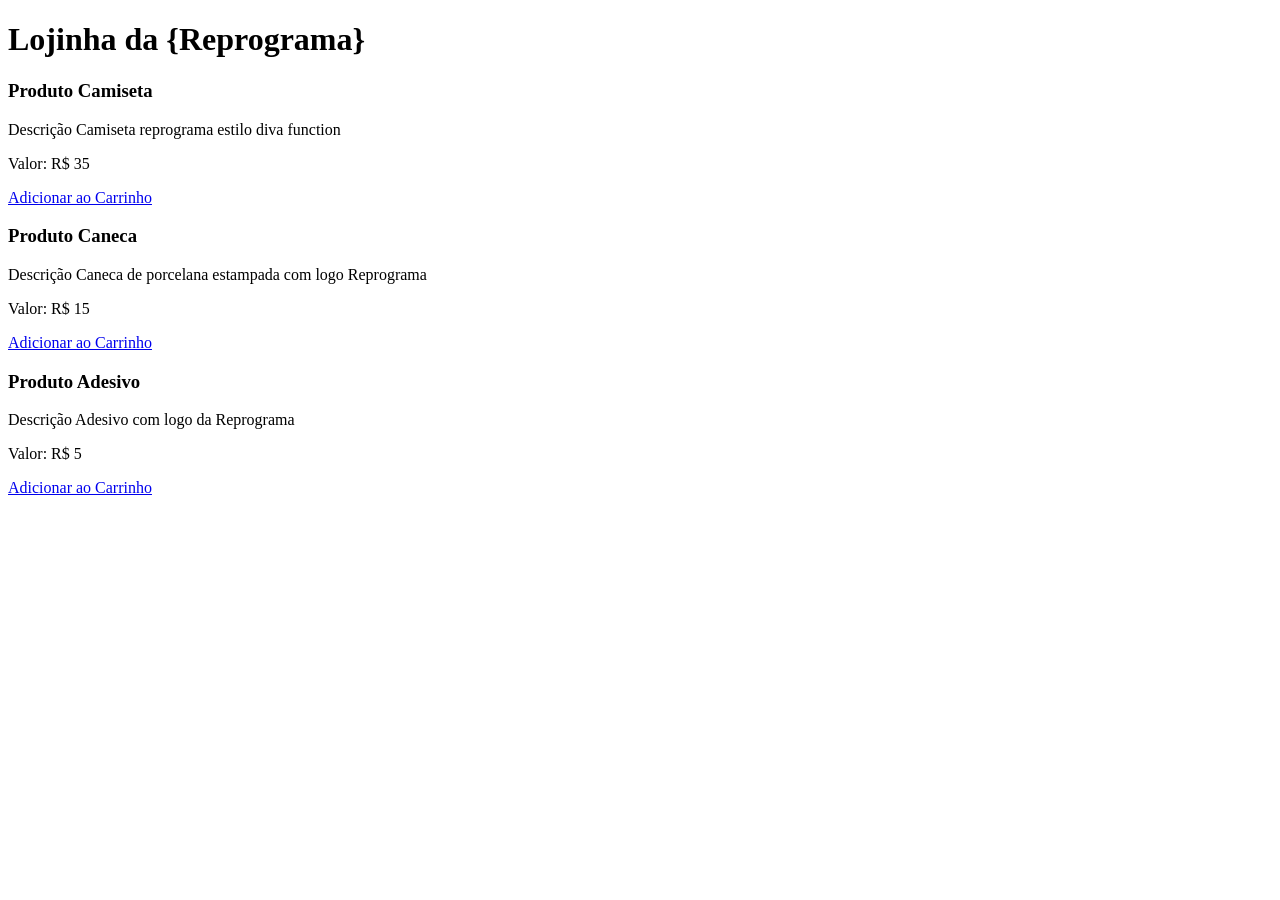
<file: Workshop-JS/index.html>
<!DOCTYPE html>
<html lang="en">

<head>
    <meta charset="UTF-8">
    <meta name="viewport" content="width=device-width, initial-scale=1.0">
    <meta http-equiv="X-UA-Compatible" content="ie=edge">
    <title>e-commerce</title>
</head>

<body>
    <header>
        <h1>Lojinha da {Reprograma}</h1>
        <p class="carrinho"></p>
    </header>

    <section class="produtos">
        <div class="card">
           
        </div>
    </section>
    <script src="dados.js"></script>
    <script src="script.js"></script>
</body>

</html>
</file>
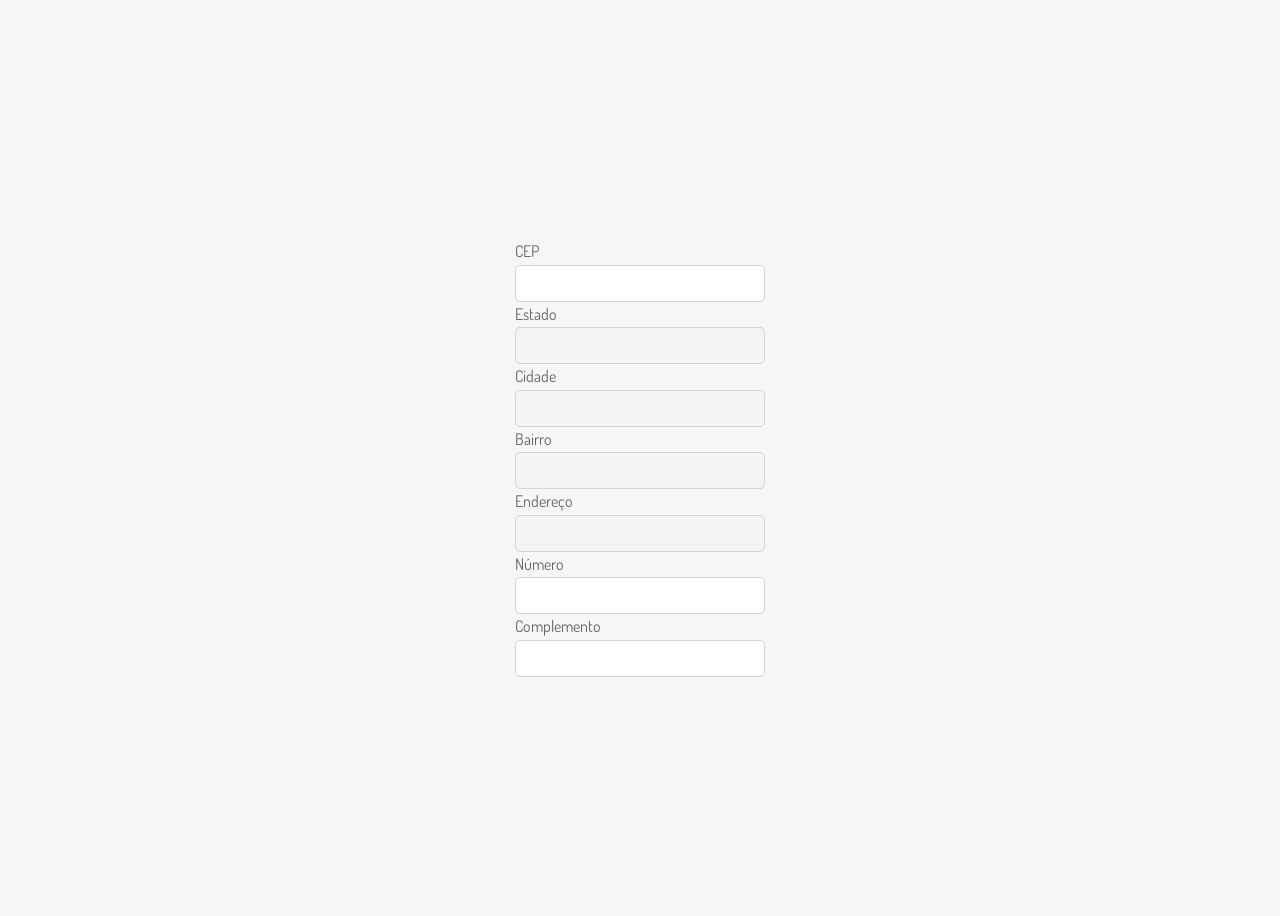
<file: API/exe-cep/index.html>
<!DOCTYPE html>
<html lang="en">

<head>
  <meta charset="UTF-8">
  <meta name="viewport" content="width=device-width, initial-scale=1.0">

  <title>CEP</title>
  
  <link href="https://fonts.googleapis.com/css?family=Dosis:400,700" rel="stylesheet">
  <link href="style.css" rel="stylesheet">

</head>

<body>
<div class="container">
  <form class="form" method="POST">
      <label for="cep">CEP</label>
      <input type="number" name="cep" id="cep" />
      <label for="estado">Estado</label>
      <input type="text" name="estado" id="estado" disabled />
      <label for="cidade">Cidade</label>
      <input type="text" name="cidade" id="cidade" disabled />
      <label for="bairro">Bairro</label>
      <input type="text" name="bairro" id="bairro" disabled  />
      <label for="endereco">Endereço</label>
      <input type="text" name="endereco" id="endereco" disabled />
      <label for="num">Número</label>
      <input type="number" name="bairro" id="num" />
      <label for="comp">Complemento</label>
      <input type="text" name="endereco" id="comp" />
  </form>
</div>
<script src="script.js"></script>
</body>

</html>
</file>
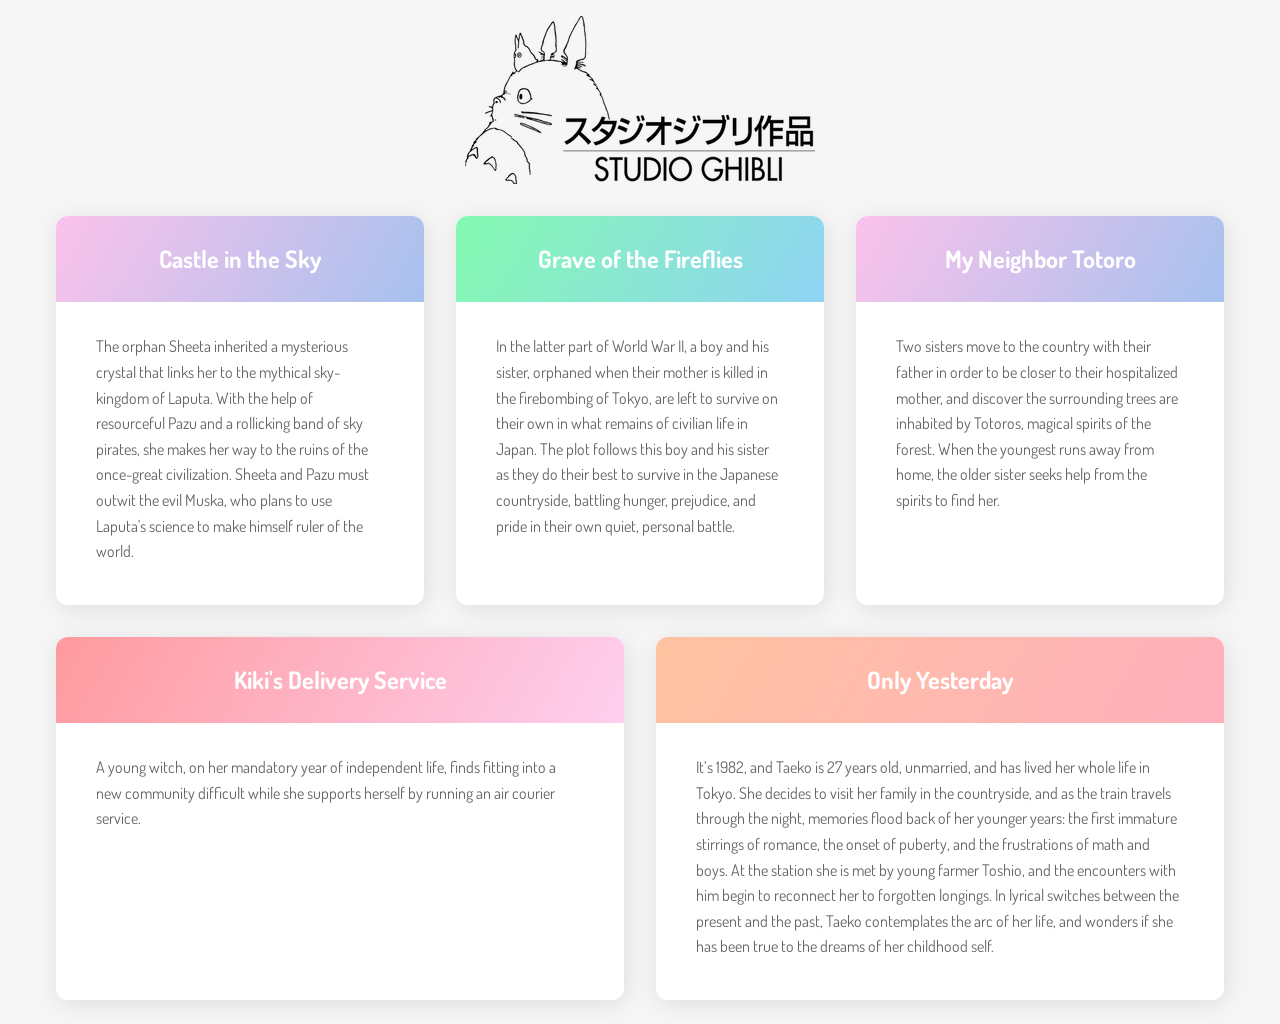
<file: API/exe-ghibli/index.html>
<!DOCTYPE html>
<html lang="en">

<head>
  <meta charset="UTF-8">
  <meta name="viewport" content="width=device-width, initial-scale=1.0">

  <title>Ghibli</title>
  
  <link href="https://fonts.googleapis.com/css?family=Dosis:400,700" rel="stylesheet">
  <link href="style.css" rel="stylesheet">

</head>

<body>

  <div id="root">
    <img src="logo.png">
  </div>

  <script src="script-resolucao.js"></script>
</body>

</html>
</file>
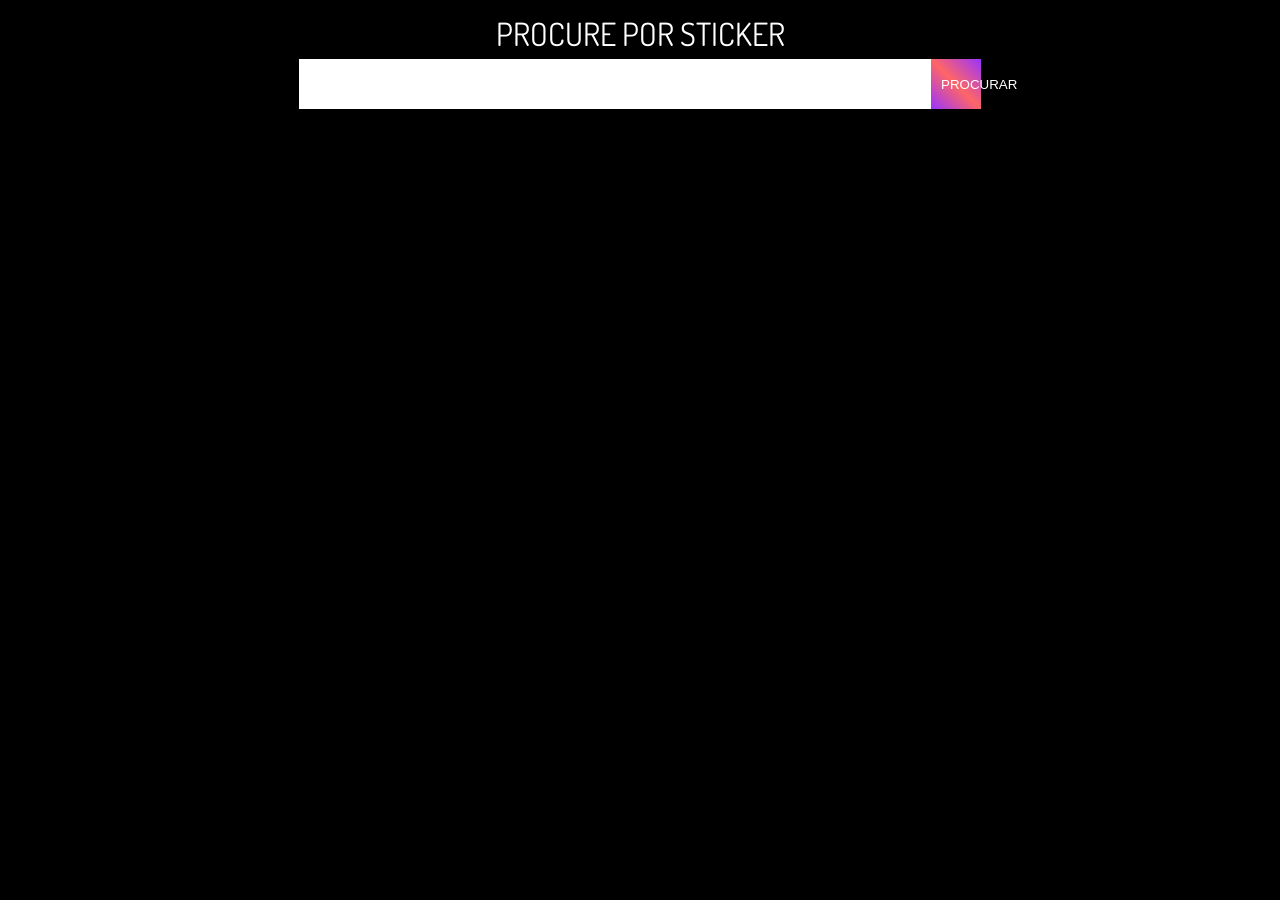
<file: API/exe-giphy/index.html>
<!DOCTYPE html>
<html lang="en">

<head>
  <meta charset="UTF-8">
  <meta name="viewport" content="width=device-width, initial-scale=1.0">

  <title>STICKERRRS!!</title>
  
  <link href="https://fonts.googleapis.com/css?family=Dosis:400,700" rel="stylesheet">
  <link href="style.css" rel="stylesheet">

</head>

<body>
<div class="container">
  <form class="form" method="POST">
      <label for="sticker">Procure por sticker</label>
      <input type="text" name="sticker" id="sticker" />
      <button class="btn-search-sticker">PROCURAR</button>
  </form>
  <div class="stickers">
    
  </div>
</div>
<script src="script.js"></script>
</body>

</html>
</file>
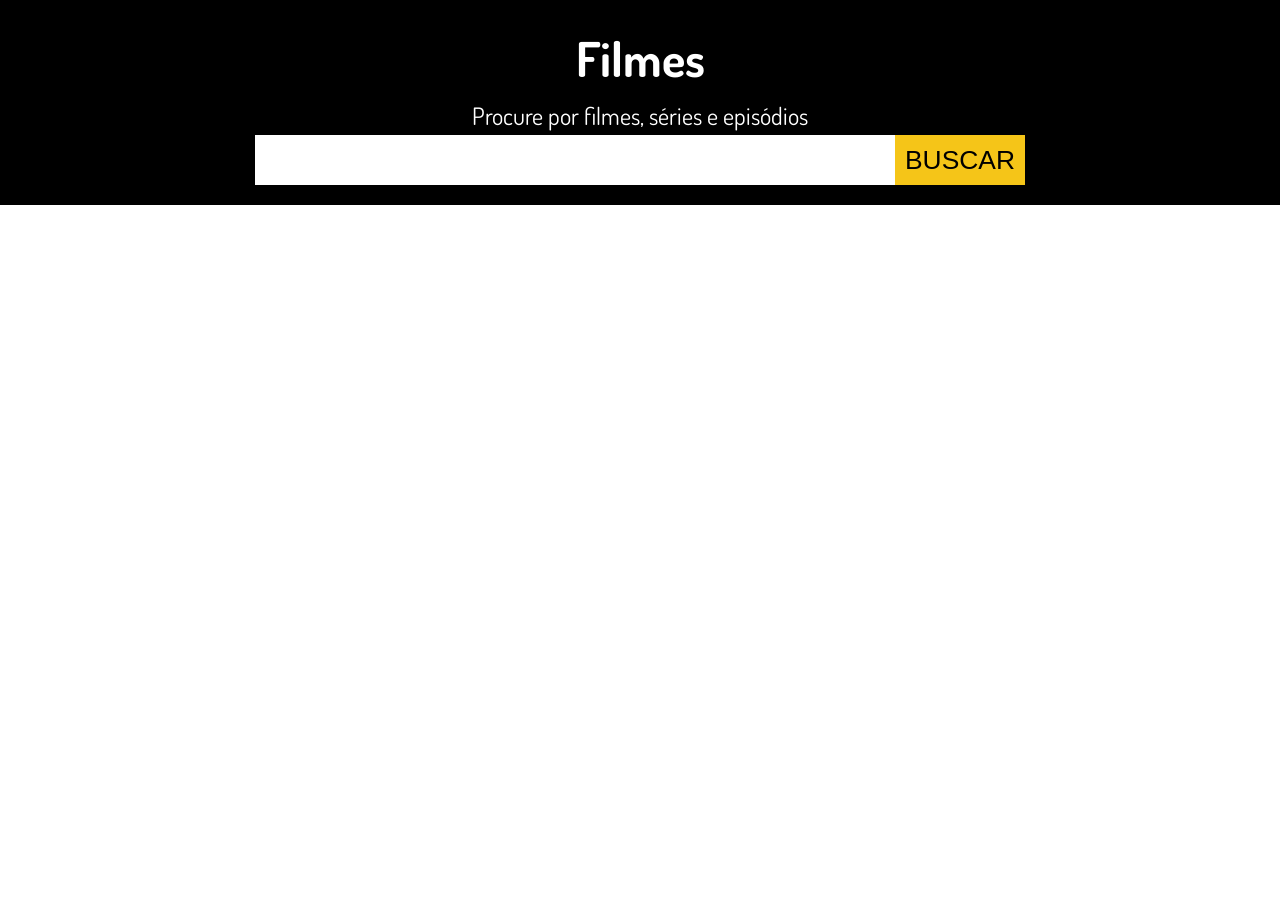
<file: API/exe-movies/index.html>
<!DOCTYPE html>
<html lang="en">

<head>
  <meta charset="UTF-8">
  <meta name="viewport" content="width=device-width, initial-scale=1.0">

  <title>Filmes</title>
  
  <link href="https://fonts.googleapis.com/css?family=Dosis:400,700" rel="stylesheet">
  <link href="style.css" rel="stylesheet">

</head>

<body>
<header>
    <h1>Filmes</h1>
    <form class="form" method="POST">
        <label for="movie">Procure por filmes, séries e episódios</label>
        <input type="text" name="movie" id="movie" />
        <button class="btn-search-movie">Buscar</button>
    </form>
</header>
<div class="movies">
</div>
<script src="script.js"></script>
</body>
</html>
</file>
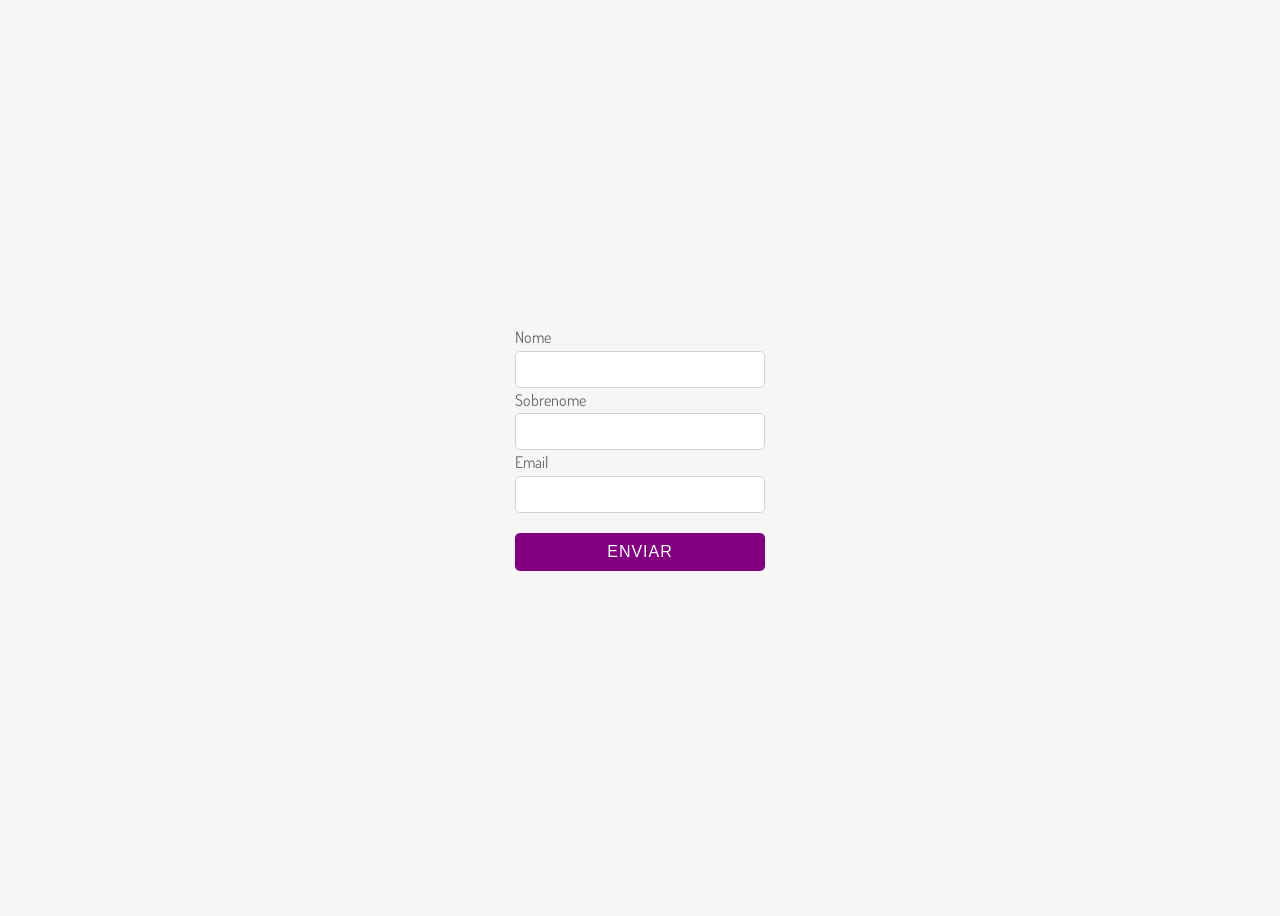
<file: API/exe-post/index.html>
<!DOCTYPE html>
<html lang="en">

<head>
  <meta charset="UTF-8">
  <meta name="viewport" content="width=device-width, initial-scale=1.0">

  <title>Inserir Usuário</title>
  
  <link href="https://fonts.googleapis.com/css?family=Dosis:400,700" rel="stylesheet">
  <link href="style.css" rel="stylesheet">

</head>

<body>
<div id="message"></div>
<div class="container">
  <form class="form" method="POST">
      <label for="first_name">Nome</label>
      <input type="text" name="first_name" id="first_name" />
      <label for="last_name">Sobrenome</label>
      <input type="text" name="last_name" id="last_name" />
      <label for="cidade">Email</label>
      <input type="email" name="email" id="email" />
      <button id="send_form">Enviar</button>
  </form>
</div>
<script src="script.js"></script>
</body>

</html>
</file>
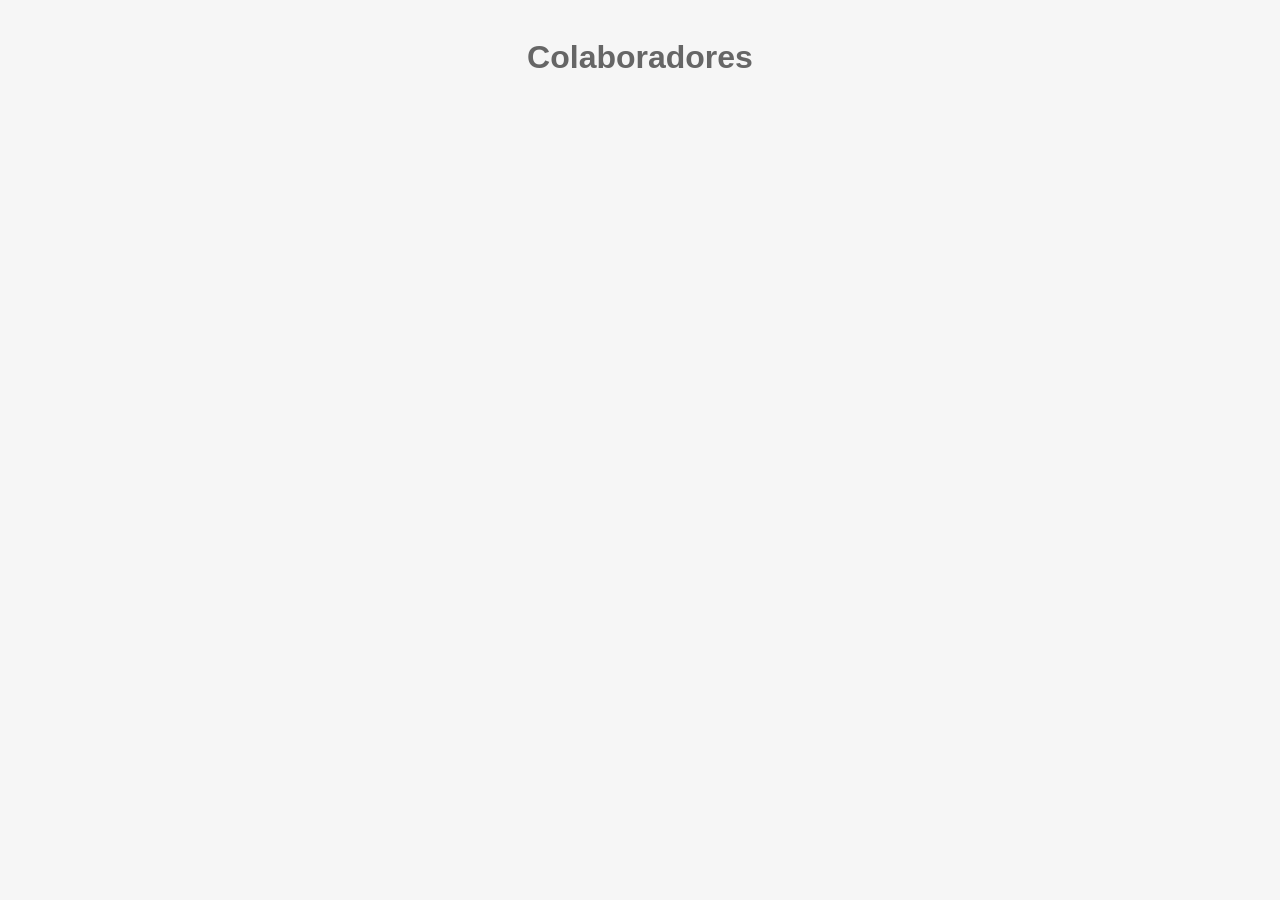
<file: API/exe-profiles/index.html>
<!DOCTYPE html>
<html>
<head>
  <meta charset="utf-8">
  <meta name="viewport" content="width=device-width, initial-scale=1.0">
  <title>Colaboradores</title>
  <link href="https://fonts.googleapis.com/css?family=Lato:400,700" rel="stylesheet">
  <link href="style.css" rel="stylesheet">
  
</head>
<body>
<script src="script2.js"></script>
</body>
</html>
</file>
<file: API/exe-cep/style.css>
* {
    box-sizing: border-box
    }
  
html {
    -webkit-font-smoothing: antialiased;
    -moz-osx-font-smoothing: grayscale;
    font-family: 'Dosis', sans-serif;
    line-height: 1.6;
    color: #666;
    background: #F6F6F6;
}
  
.container {
    width: 100%;
    height: 100vh;
    display: flex;
    justify-content: center;
    align-items: center;
}

.form {
    display: flex;
    flex-direction: column;
    width: 250px;
}

input{
    padding: 10px;
    border: 1px solid lightgrey;
    border-radius: 5px;
}

input[type=number]::-webkit-inner-spin-button, 
input[type=number]::-webkit-outer-spin-button { 
  -webkit-appearance: none; 
  margin: 0; 
}

#estado, #cidade, #bairro, #endereco{
    pointer-events:none;
    color: gray;
}
</file>
<file: API/exe-ghibli/style.css>
* {
  box-sizing: border-box
}

html {
  -webkit-font-smoothing: antialiased;
  -moz-osx-font-smoothing: grayscale;
  font-family: 'Dosis', sans-serif;
  line-height: 1.6;
  color: #666;
  background: #F6F6F6;
}

#root {
  max-width: 1200px;
  margin: 0 auto;
}

h1 {
  text-align: center;
  padding: 1.5rem 2.5rem;
  background-image: linear-gradient(120deg, #fbc2eb 0%, #a6c1ee 100%);
  margin: 0 0 2rem 0;
  font-size: 1.5rem;
  color: white;
}

img {
  display: block;
  margin: 1rem auto;
  max-width: 100%;
}

p {
  padding: 0 2.5rem 2.5rem;
  margin: 0;
}

.container {
  display: flex;
  flex-wrap: wrap;
}

.card {
  margin: 1rem;
  background: white;
  box-shadow: 2px 4px 25px rgba(0, 0, 0, .1);
  border-radius: 12px;
  overflow: hidden;
  transition: all .2s linear;
}

.error{
  text-align: center;
  display: block;
  font-size: 1.2em;
  color: #ff9a9e;
}


@media screen and (min-width: 600px) {
  .card {
    flex: 1 1 calc(50% - 2rem);
  }
}

@media screen and (min-width: 900px) {
  .card {
    flex: 1 1 calc(33% - 2rem);
  }
}

.card:nth-child(2n) h1 {
  background-image: linear-gradient(120deg, #84fab0 0%, #8fd3f4 100%);
}

.card:nth-child(4n) h1 {
  background-image: linear-gradient(120deg, #ff9a9e 0%, #fecfef 100%);
}

.card:nth-child(5n) h1 {
  background-image: linear-gradient(120deg, #ffc3a0 0%, #ffafbd 100%);
}
</file>
<file: API/exe-giphy/style.css>
* {
    box-sizing: border-box
}
  
html {
    font-family: 'Dosis', sans-serif;
    line-height: 1.6;
    color: #666;
    background: #000;
}
  
.stickers {
    display: grid;
    grid-template-columns: auto auto auto;
    padding: 10px;
}

label {
    width: 100%;
    text-align: center;
    font-size: 2em;
    text-transform: uppercase;
    color: #fff;
}

img{
    max-width: 70%;
    display: block;
    margin: 0 auto;
}

.form {
    display: flex;
    width: 100%;
    justify-content: center;
    flex-wrap: wrap;
}

input{
    padding: 10px;
    border: 1px solid #fff;
    height:50px;
    width: 50%;
}

button {
    background-image: linear-gradient(45deg, rgb(153, 51, 255) 0%, rgb(255, 102, 102) 50%, rgb(153, 51, 255) 100%);
    animation: 2s linear 0s infinite normal none running fNRXvU;
    background-position: 0% 100%;
    padding: 10px;
    border: none;
    width:50px;
    height:50px;
    color: #fff
}
</file>
<file: API/exe-movies/style.css>
* {
    box-sizing: border-box
}
  
html, body {
    font-family: 'Dosis', sans-serif;
    line-height: 1.6;
    font-size: 24px;
    margin: 0;
    padding: 0;
}
  
header{
    background-color: black;
    color: #fff;
    text-align: center;
    padding: 20px 0;
}

h1{
    margin: 0;
    padding: 0;
}


.form {
    display: flex;
    width: 100%;
    justify-content: center;
    flex-wrap: wrap;
}

label {
    width: 100%;
    text-align: center;
    color: #fff;
}

input{
    padding: 10px;
    border: 1px solid #fff;
    height:50px;
    width: 50%;
}

button {
    background: #F5C518;
    padding: 10px;
    border: none;
    height:50px;
    font-size: 1.1em;
    text-transform: uppercase;
}

.movies {
    width: 80%;
    margin: 0 auto;
    padding: 20px 0;
}

.box{
    display: flex;
}

img{
    max-height: 200px;
    display: block;
}

p{
    margin: 0;
    padding: 0;
}

.box{
    margin: 10px 0;
    padding: 20px;
    background: #ececec
}

.box-divider{
    margin-left: 30px;
}
</file>
<file: API/exe-post/style.css>
* {
    box-sizing: border-box
    }
  
html {
    -webkit-font-smoothing: antialiased;
    -moz-osx-font-smoothing: grayscale;
    font-family: 'Dosis', sans-serif;
    line-height: 1.6;
    color: #666;
    background: #F6F6F6;
}
  
.container {
    width: 100%;
    height: 100vh;
    display: flex;
    justify-content: center;
    align-items: center;
}

.form {
    display: flex;
    flex-direction: column;
    width: 250px;
}

input{
    padding: 10px;
    border: 1px solid lightgrey;
    border-radius: 5px;
}

input[type=number]::-webkit-inner-spin-button, 
input[type=number]::-webkit-outer-spin-button { 
  -webkit-appearance: none; 
  margin: 0; 
}

#estado, #cidade, #bairro, #endereco{
    pointer-events:none;
    color: gray;
}

button {
    margin: 20px 0;
    padding: 10px;
    background: purple;
    color: white;
    border: none;
    border-radius: 5px;
    font-size: inherit;
    text-transform: uppercase;
    letter-spacing: 1px;
}

#message{
    position: fixed;
    width: 100%;
    padding: 5px;
    font-size: 2em;
    text-transform: uppercase;
    text-align: center;
}
</file>
<file: API/exe-profiles/style.css>
* {
    box-sizing: border-box
  }
  
  html {
    -webkit-font-smoothing: antialiased;
    -moz-osx-font-smoothing: grayscale;
    font-family: 'Dosis', sans-serif;
    line-height: 1.6;
    color: #666;
    background: #F6F6F6;
  }
  
  #root {
    max-width: 1200px;
    margin: 0 auto;
  }
  
  h1 {
    text-align: center;
    padding: 1.5rem 2.5rem;
    margin: 0 0 2rem 0;
  }

  img {
    display: block;
    margin: 1rem auto;
    max-width: 100%;
  }
  
  h2, h3 {
    text-transform: capitalize;
  }
  
  p, h2, h3 {
    margin: 0;
  }
  
  .authors {
    display: flex;
    flex-wrap: wrap;
  }
  
  .card {
    margin: 1rem;
    padding: 1rem;
    background: white;
    box-shadow: 2px 4px 25px rgba(0, 0, 0, .1);
    border-radius: 12px;
    overflow: hidden;
    transition: all .2s linear;
    background-color: #FF5964;
    text-align: center;
    color: #FFFFFF
}

.card img{
    height: 150px;
    width: 150px;
    object-fit: cover;
    border-radius: 50%;
    box-shadow: 2px 4px 3px 0px rgba(0, 0, 0, .3);
}
  
  .error{
    text-align: center;
    display: block;
    font-size: 1.2em;
    color: #3B4CCA;
  }
  
  
  @media screen and (min-width: 600px) {
    .card {
      flex: 1 1 calc(50% - 2rem);
    }
  }
  
  @media screen and (min-width: 900px) {
    .card {
      flex: 1 1 calc(33% - 2rem);
    }
  }
  
  .card:nth-child(2n) {
    background-color: #35A7FF;
  }
  
  .card:nth-child(4n) {
    background-color: #E5D044;
  }
  
  .card:nth-child(5n) {
    background-color: #38618C;
  }
</file>
